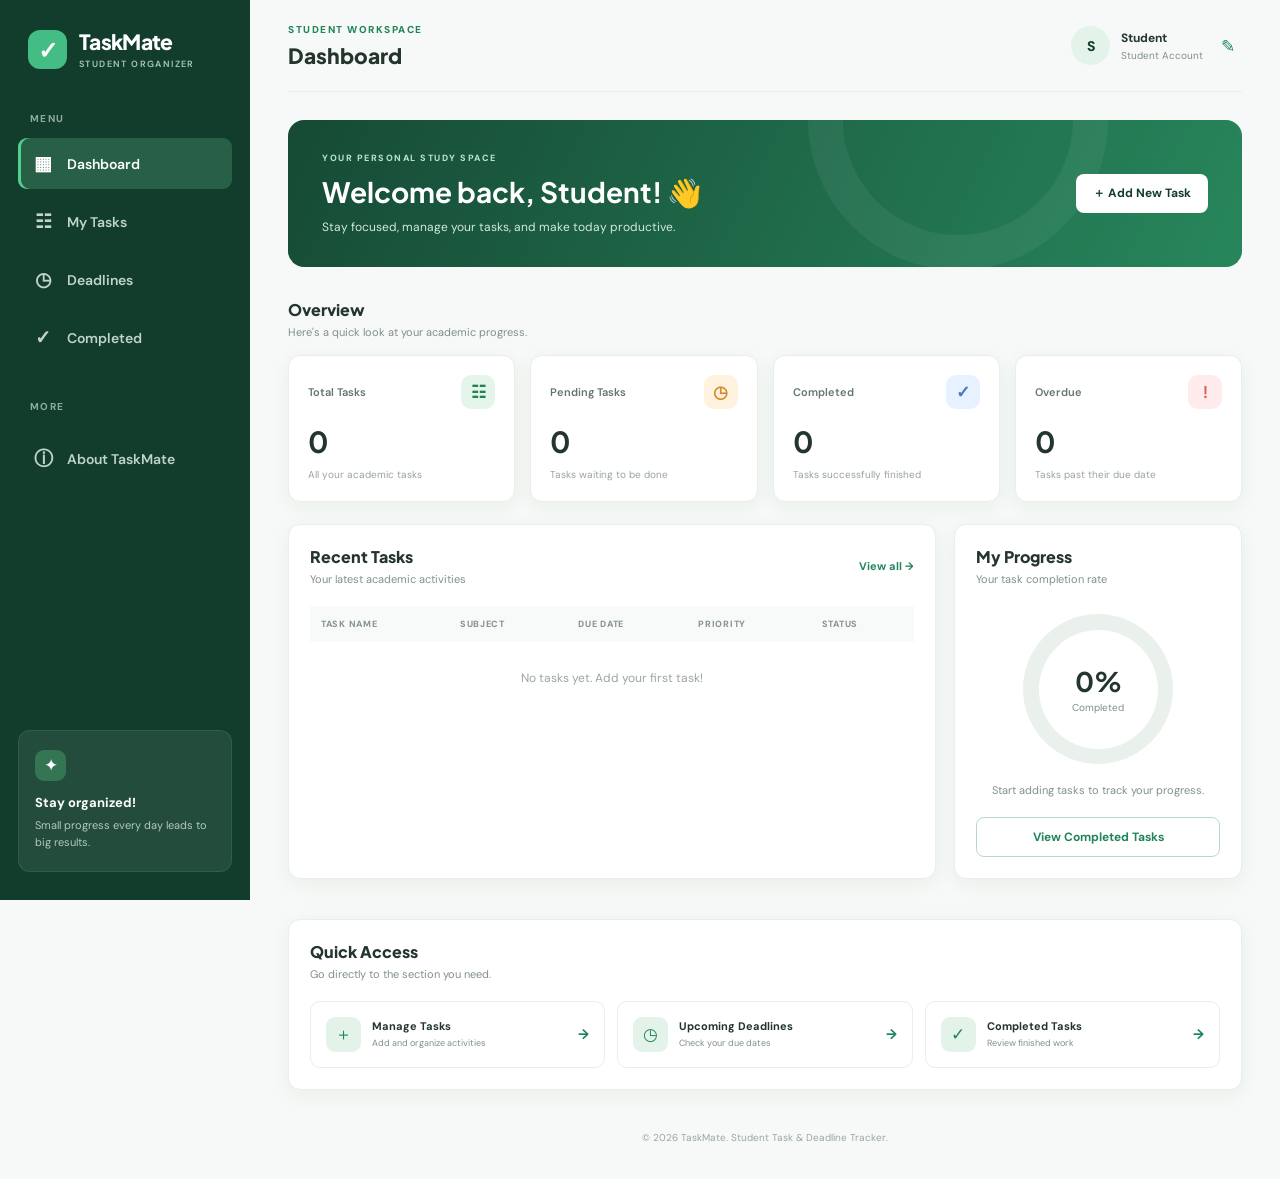
<file: index.html>
<!DOCTYPE html>
<html lang="en">
<head>
  <meta charset="UTF-8">
  <meta name="viewport" content="width=device-width, initial-scale=1.0">
  <title>TaskMate | Dashboard</title>
 <link rel="stylesheet" href="./style.css">
<script src="./script.js" defer></script>
</head>
<body data-page="dashboard">
  <div class="app">
    <aside class="sidebar">
      <a class="brand" href="index.html"><span class="brand-icon">✓</span><span>TaskMate<small>STUDENT ORGANIZER</small></span></a>
      <p class="nav-label">MENU</p>
      <nav class="nav">
        <a class="nav-link active" href="index.html"><span>▦</span> Dashboard</a>
        <a class="nav-link" href="tasks.html"><span>☷</span> My Tasks</a>
        <a class="nav-link" href="deadlines.html"><span>◷</span> Deadlines</a>
        <a class="nav-link" href="completed.html"><span>✓</span> Completed</a>
        <p class="nav-label">MORE</p>
        <a class="nav-link" href="about.html"><span>ⓘ</span> About TaskMate</a>
      </nav>
      <div class="sidebar-bottom"><div class="help-icon">✦</div><strong>Stay organized!</strong><p>Small progress every day leads to big results.</p></div>
    </aside>

    <main class="main">
      <header class="topbar">
        <div><p class="eyebrow">STUDENT WORKSPACE</p><h2>Dashboard</h2></div>
        <div class="profile"><div class="avatar">S</div><div><strong class="student-name">Student</strong><small>Student Account</small></div><button class="icon-button" id="editName" title="Edit name">✎</button></div>
      </header>

      <section class="welcome">
        <div><p class="welcome-label">YOUR PERSONAL STUDY SPACE</p><h1>Welcome back, <span class="student-name">Student</span>! 👋</h1><p>Stay focused, manage your tasks, and make today productive.</p></div>
        <a class="btn btn-light" href="tasks.html">＋ Add New Task</a>
      </section>

      <section class="section-heading"><div><h2>Overview</h2><p>Here's a quick look at your academic progress.</p></div></section>
      <section class="stats-grid">
        <article class="stat-card"><div class="stat-top"><span>Total Tasks</span><span class="stat-icon green">☷</span></div><strong id="totalTasks">0</strong><small>All your academic tasks</small></article>
        <article class="stat-card"><div class="stat-top"><span>Pending Tasks</span><span class="stat-icon orange">◷</span></div><strong id="pendingTasks">0</strong><small>Tasks waiting to be done</small></article>
        <article class="stat-card"><div class="stat-top"><span>Completed</span><span class="stat-icon blue">✓</span></div><strong id="completedTasks">0</strong><small>Tasks successfully finished</small></article>
        <article class="stat-card"><div class="stat-top"><span>Overdue</span><span class="stat-icon red">!</span></div><strong id="overdueTasks">0</strong><small>Tasks past their due date</small></article>
      </section>

      <section class="content-grid">
        <article class="panel">
          <div class="panel-heading"><div><h2>Recent Tasks</h2><p>Your latest academic activities</p></div><a href="tasks.html" class="text-link">View all →</a></div>
          <div class="table-wrap"><table><thead><tr><th>Task Name</th><th>Subject</th><th>Due Date</th><th>Priority</th><th>Status</th></tr></thead><tbody id="dashboardTasks"><tr><td colspan="5" class="empty">No tasks yet. Add your first task!</td></tr></tbody></table></div>
        </article>
        <article class="panel progress-panel">
          <div class="panel-heading"><div><h2>My Progress</h2><p>Your task completion rate</p></div></div>
          <div class="progress-ring" id="progressRing"><div><strong id="progressPercent">0%</strong><small>Completed</small></div></div>
          <p class="progress-caption" id="progressCaption">Start adding tasks to track your progress.</p>
          <a href="completed.html" class="btn btn-outline full-width">View Completed Tasks</a>
        </article>
      </section>

      <section class="panel quick-panel"><div class="panel-heading"><div><h2>Quick Access</h2><p>Go directly to the section you need.</p></div></div><div class="quick-links"><a href="tasks.html"><span>＋</span><div><strong>Manage Tasks</strong><small>Add and organize activities</small></div><b>→</b></a><a href="deadlines.html"><span>◷</span><div><strong>Upcoming Deadlines</strong><small>Check your due dates</small></div><b>→</b></a><a href="completed.html"><span>✓</span><div><strong>Completed Tasks</strong><small>Review finished work</small></div><b>→</b></a></div></section>
      <footer>© 2026 TaskMate. Student Task & Deadline Tracker.</footer>
    </main>
  </div>
</body>
</html>
</file>
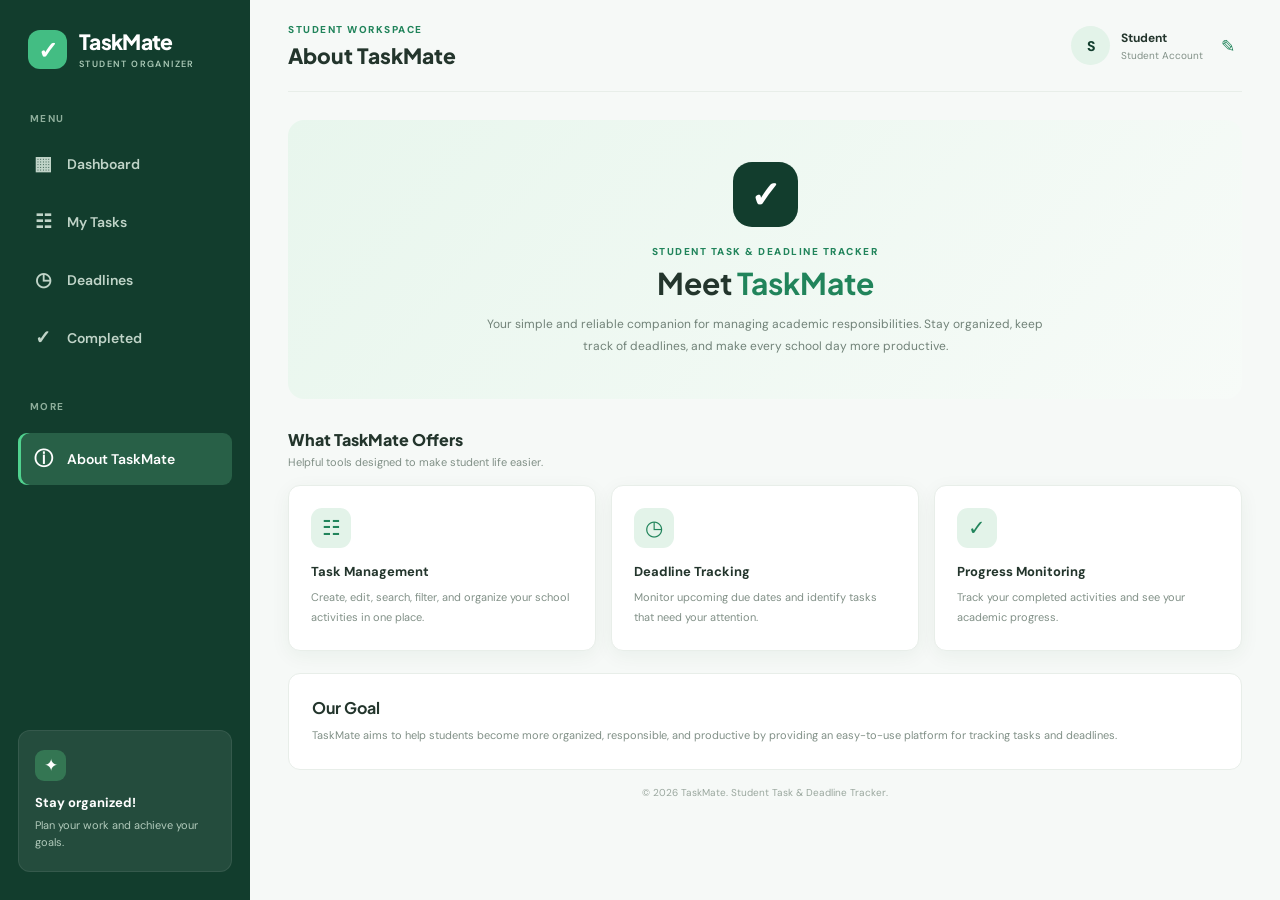
<file: about.html>
<!DOCTYPE html>
<html lang="en">
<head>
  <meta charset="UTF-8">
  <meta name="viewport" content="width=device-width, initial-scale=1.0">
  <title>TaskMate | About</title>
  <link rel="stylesheet" href="style.css">
  <script src="script.js" defer></script>
</head>
<body data-page="about">
  <div class="app">
    <aside class="sidebar">
      <a class="brand" href="index.html"><span class="brand-icon">✓</span><span>TaskMate<small>STUDENT ORGANIZER</small></span></a>
      <p class="nav-label">MENU</p>
      <nav class="nav">
        <a class="nav-link" href="index.html"><span>▦</span> Dashboard</a>
        <a class="nav-link" href="tasks.html"><span>☷</span> My Tasks</a>
        <a class="nav-link" href="deadlines.html"><span>◷</span> Deadlines</a>
        <a class="nav-link" href="completed.html"><span>✓</span> Completed</a>
        <p class="nav-label">MORE</p>
        <a class="nav-link active" href="about.html"><span>ⓘ</span> About TaskMate</a>
      </nav>
      <div class="sidebar-bottom"><div class="help-icon">✦</div><strong>Stay organized!</strong><p>Plan your work and achieve your goals.</p></div>
    </aside>
    <main class="main">
      <header class="topbar"><div><p class="eyebrow">STUDENT WORKSPACE</p><h2>About TaskMate</h2></div><div class="profile"><div class="avatar">S</div><div><strong class="student-name">Student</strong><small>Student Account</small></div><button class="icon-button" id="editName" title="Edit name">✎</button></div></header>
      <section class="about-hero"><div class="about-logo">✓</div><p class="eyebrow">STUDENT TASK & DEADLINE TRACKER</p><h1>Meet <span>TaskMate</span></h1><p>Your simple and reliable companion for managing academic responsibilities. Stay organized, keep track of deadlines, and make every school day more productive.</p></section>
      <section class="section-heading"><div><h2>What TaskMate Offers</h2><p>Helpful tools designed to make student life easier.</p></div></section>
      <section class="feature-grid">
        <article class="feature-card"><span class="feature-icon">☷</span><h3>Task Management</h3><p>Create, edit, search, filter, and organize your school activities in one place.</p></article>
        <article class="feature-card"><span class="feature-icon">◷</span><h3>Deadline Tracking</h3><p>Monitor upcoming due dates and identify tasks that need your attention.</p></article>
        <article class="feature-card"><span class="feature-icon">✓</span><h3>Progress Monitoring</h3><p>Track your completed activities and see your academic progress.</p></article>
      </section>
      <section class="mission-panel"><h2>Our Goal</h2><p>TaskMate aims to help students become more organized, responsible, and productive by providing an easy-to-use platform for tracking tasks and deadlines.</p></section>
      <footer>© 2026 TaskMate. Student Task & Deadline Tracker.</footer>
    </main>
  </div>
</body>
</html>
</file>
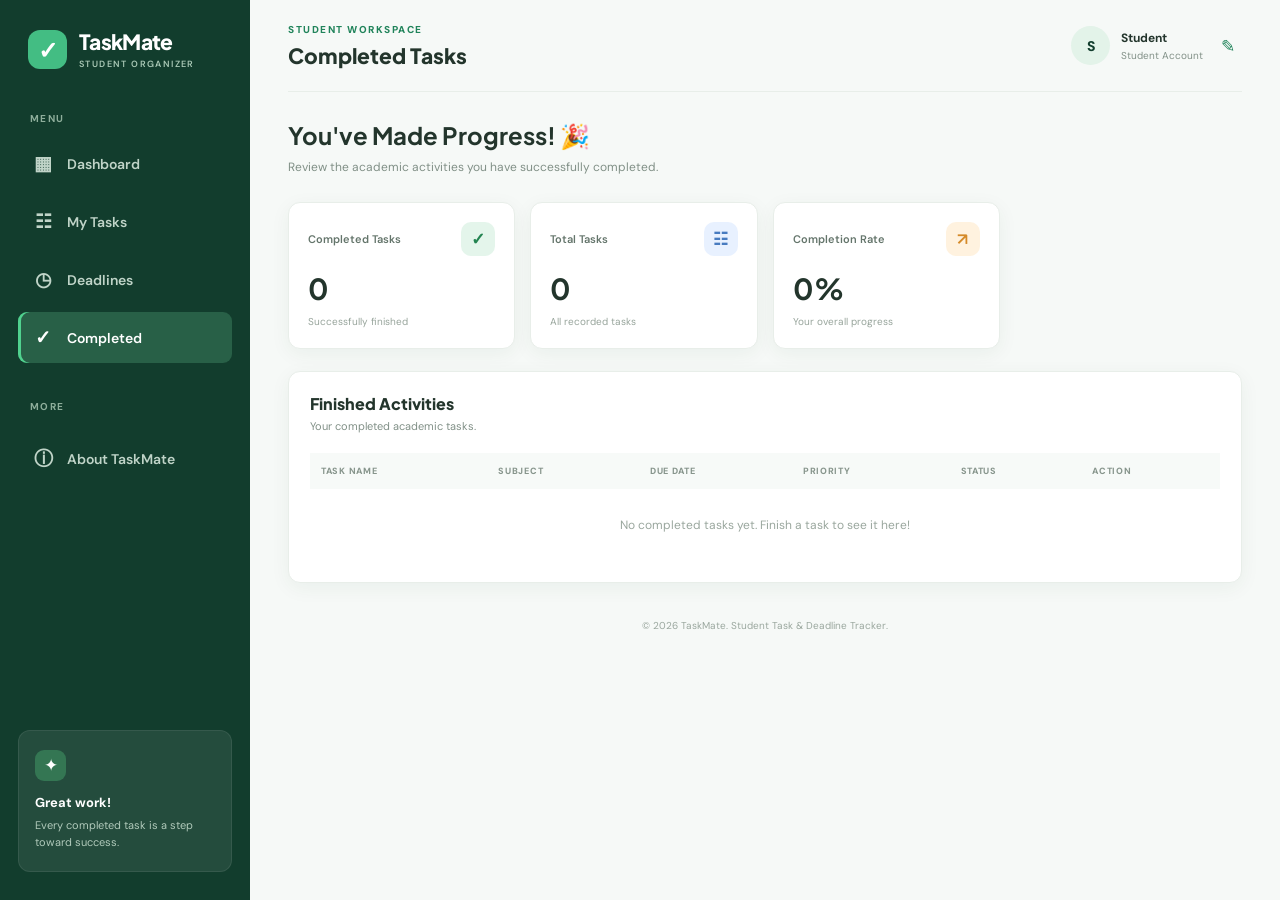
<file: completed.html>
<!DOCTYPE html>
<html lang="en">
<head>
  <meta charset="UTF-8">
  <meta name="viewport" content="width=device-width, initial-scale=1.0">
  <title>TaskMate | Completed Tasks</title>
  <link rel="stylesheet" href="style.css">
  <script src="script.js" defer></script>
</head>
<body data-page="completed">
  <div class="app">
    <aside class="sidebar">
      <a class="brand" href="index.html"><span class="brand-icon">✓</span><span>TaskMate<small>STUDENT ORGANIZER</small></span></a>
      <p class="nav-label">MENU</p>
      <nav class="nav">
        <a class="nav-link" href="index.html"><span>▦</span> Dashboard</a>
        <a class="nav-link" href="tasks.html"><span>☷</span> My Tasks</a>
        <a class="nav-link" href="deadlines.html"><span>◷</span> Deadlines</a>
        <a class="nav-link active" href="completed.html"><span>✓</span> Completed</a>
        <p class="nav-label">MORE</p>
        <a class="nav-link" href="about.html"><span>ⓘ</span> About TaskMate</a>
      </nav>
      <div class="sidebar-bottom"><div class="help-icon">✦</div><strong>Great work!</strong><p>Every completed task is a step toward success.</p></div>
    </aside>
    <main class="main">
      <header class="topbar"><div><p class="eyebrow">STUDENT WORKSPACE</p><h2>Completed Tasks</h2></div><div class="profile"><div class="avatar">S</div><div><strong class="student-name">Student</strong><small>Student Account</small></div><button class="icon-button" id="editName" title="Edit name">✎</button></div></header>
      <section class="page-intro"><div><h1>You've Made Progress! 🎉</h1><p>Review the academic activities you have successfully completed.</p></div></section>
      <section class="stats-grid">
        <article class="stat-card"><div class="stat-top"><span>Completed Tasks</span><span class="stat-icon green">✓</span></div><strong id="completedTotal">0</strong><small>Successfully finished</small></article>
        <article class="stat-card"><div class="stat-top"><span>Total Tasks</span><span class="stat-icon blue">☷</span></div><strong id="allTotal">0</strong><small>All recorded tasks</small></article>
        <article class="stat-card"><div class="stat-top"><span>Completion Rate</span><span class="stat-icon orange">↗</span></div><strong id="completedRate">0%</strong><small>Your overall progress</small></article>
      </section>
      <section class="panel"><div class="panel-heading"><div><h2>Finished Activities</h2><p>Your completed academic tasks.</p></div></div><div class="table-wrap"><table><thead><tr><th>Task Name</th><th>Subject</th><th>Due Date</th><th>Priority</th><th>Status</th><th>Action</th></tr></thead><tbody id="completedTable"><tr><td colspan="6" class="empty">No completed tasks yet.</td></tr></tbody></table></div></section>
      <footer>© 2026 TaskMate. Student Task & Deadline Tracker.</footer>
    </main>
  </div>
</body>
</html>
</file>
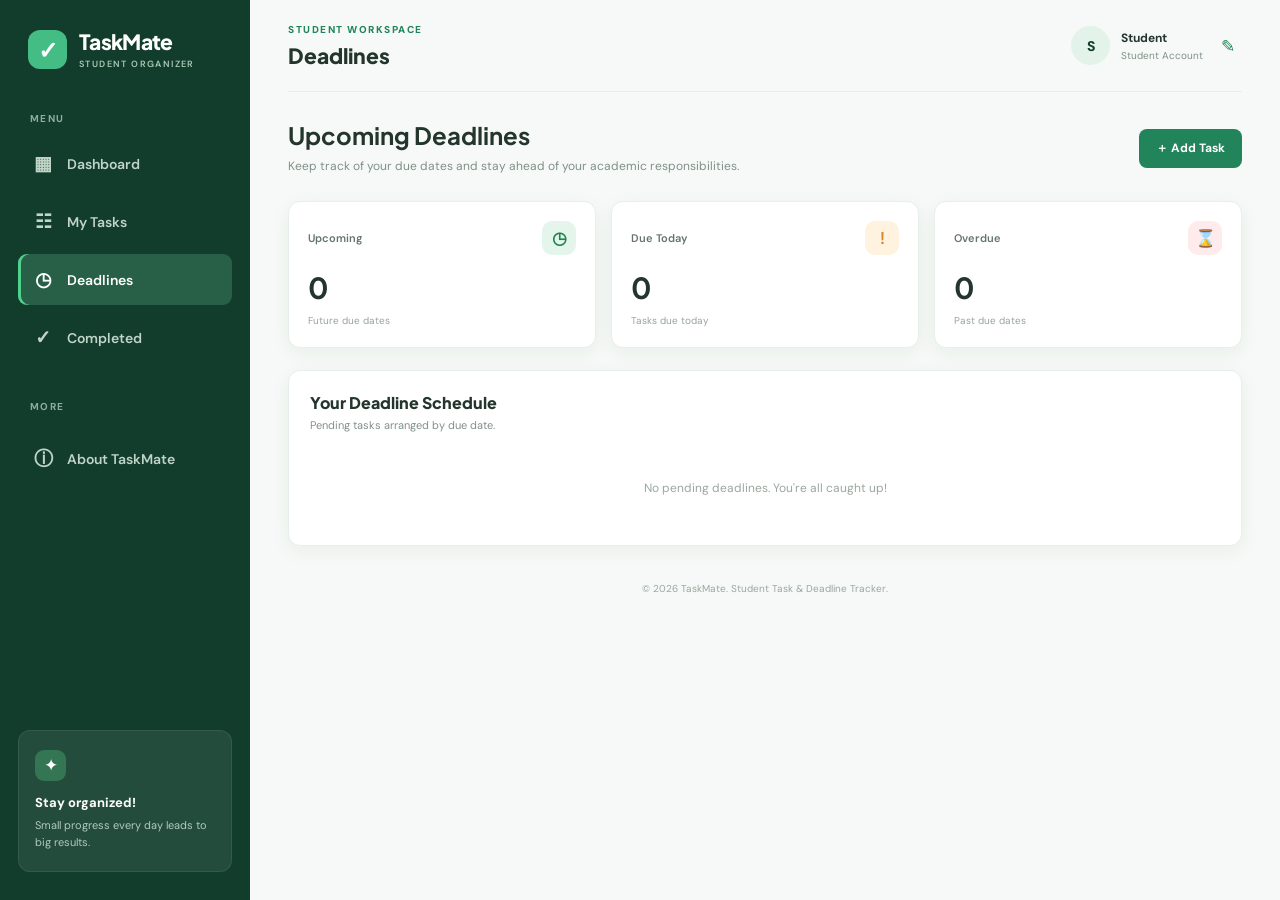
<file: deadlines.html>
<!DOCTYPE html>
<html lang="en">
<head>
  <meta charset="UTF-8">
  <meta name="viewport" content="width=device-width, initial-scale=1.0">
  <title>TaskMate | Deadlines</title>
  <link rel="stylesheet" href="style.css">
  <script src="script.js" defer></script>
</head>
<body data-page="deadlines">
  <div class="app">
    <aside class="sidebar">
      <a class="brand" href="index.html"><span class="brand-icon">✓</span><span>TaskMate<small>STUDENT ORGANIZER</small></span></a>
      <p class="nav-label">MENU</p>
      <nav class="nav">
        <a class="nav-link" href="index.html"><span>▦</span> Dashboard</a>
        <a class="nav-link" href="tasks.html"><span>☷</span> My Tasks</a>
        <a class="nav-link active" href="deadlines.html"><span>◷</span> Deadlines</a>
        <a class="nav-link" href="completed.html"><span>✓</span> Completed</a>
        <p class="nav-label">MORE</p>
        <a class="nav-link" href="about.html"><span>ⓘ</span> About TaskMate</a>
      </nav>
      <div class="sidebar-bottom"><div class="help-icon">✦</div><strong>Stay organized!</strong><p>Small progress every day leads to big results.</p></div>
    </aside>
    <main class="main">
      <header class="topbar"><div><p class="eyebrow">STUDENT WORKSPACE</p><h2>Deadlines</h2></div><div class="profile"><div class="avatar">S</div><div><strong class="student-name">Student</strong><small>Student Account</small></div><button class="icon-button" id="editName" title="Edit name">✎</button></div></header>
      <section class="page-intro"><div><h1>Upcoming Deadlines</h1><p>Keep track of your due dates and stay ahead of your academic responsibilities.</p></div><a href="tasks.html" class="btn btn-primary">＋ Add Task</a></section>
      <section class="stats-grid three-stats">
        <article class="stat-card"><div class="stat-top"><span>Upcoming</span><span class="stat-icon green">◷</span></div><strong id="upcomingCount">0</strong><small>Future due dates</small></article>
        <article class="stat-card"><div class="stat-top"><span>Due Today</span><span class="stat-icon orange">!</span></div><strong id="todayCount">0</strong><small>Tasks due today</small></article>
        <article class="stat-card"><div class="stat-top"><span>Overdue</span><span class="stat-icon red">⌛</span></div><strong id="deadlineOverdue">0</strong><small>Past due dates</small></article>
      </section>
      <section class="panel"><div class="panel-heading"><div><h2>Your Deadline Schedule</h2><p>Pending tasks arranged by due date.</p></div></div><div id="deadlineList" class="deadline-list"><p class="empty">No upcoming deadlines.</p></div></section>
      <footer>© 2026 TaskMate. Student Task & Deadline Tracker.</footer>
    </main>
  </div>
</body>
</html>
</file>
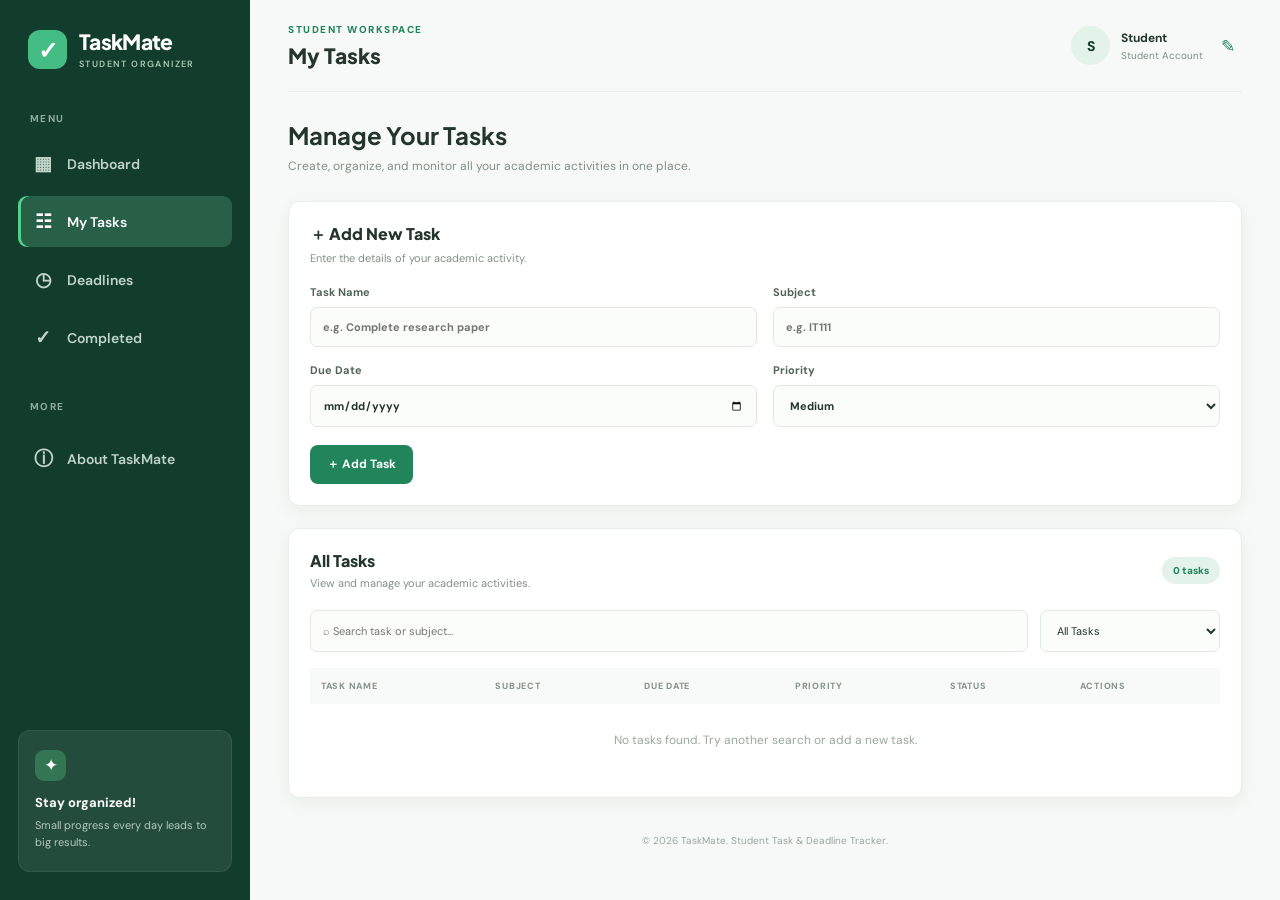
<file: tasks.html>
<!DOCTYPE html>
<html lang="en">
<head>
  <meta charset="UTF-8">
  <meta name="viewport" content="width=device-width, initial-scale=1.0">
  <title>TaskMate | My Tasks</title>
  <link rel="stylesheet" href="style.css">
  <script src="script.js" defer></script>
</head>
<body data-page="tasks">
  <div class="app">
    <aside class="sidebar">
      <a class="brand" href="index.html"><span class="brand-icon">✓</span><span>TaskMate<small>STUDENT ORGANIZER</small></span></a>
      <p class="nav-label">MENU</p>
      <nav class="nav">
        <a class="nav-link" href="index.html"><span>▦</span> Dashboard</a>
        <a class="nav-link active" href="tasks.html"><span>☷</span> My Tasks</a>
        <a class="nav-link" href="deadlines.html"><span>◷</span> Deadlines</a>
        <a class="nav-link" href="completed.html"><span>✓</span> Completed</a>
        <p class="nav-label">MORE</p>
        <a class="nav-link" href="about.html"><span>ⓘ</span> About TaskMate</a>
      </nav>
      <div class="sidebar-bottom"><div class="help-icon">✦</div><strong>Stay organized!</strong><p>Small progress every day leads to big results.</p></div>
    </aside>
    <main class="main">
      <header class="topbar"><div><p class="eyebrow">STUDENT WORKSPACE</p><h2>My Tasks</h2></div><div class="profile"><div class="avatar">S</div><div><strong class="student-name">Student</strong><small>Student Account</small></div><button class="icon-button" id="editName" title="Edit name">✎</button></div></header>
      <section class="page-intro"><div><h1>Manage Your Tasks</h1><p>Create, organize, and monitor all your academic activities in one place.</p></div></section>

      <section class="panel form-panel">
        <div class="panel-heading"><div><h2 id="formTitle">＋ Add New Task</h2><p>Enter the details of your academic activity.</p></div></div>
        <form id="taskForm">
          <input type="hidden" id="taskId">
          <div class="form-grid">
            <label>Task Name<input type="text" id="taskName" placeholder="e.g. Complete research paper" required></label>
            <label>Subject<input type="text" id="taskSubject" placeholder="e.g. IT111" required></label>
            <label>Due Date<input type="date" id="taskDate" required></label>
            <label>Priority<select id="taskPriority" required><option value="Medium">Medium</option><option value="High">High</option><option value="Low">Low</option></select></label>
          </div>
          <div class="form-actions"><button type="submit" class="btn btn-primary" id="submitTask">＋ Add Task</button><button type="button" class="btn btn-muted hidden" id="cancelEdit">Cancel</button></div>
        </form>
      </section>

      <section class="panel">
        <div class="panel-heading"><div><h2>All Tasks</h2><p>View and manage your academic activities.</p></div><span class="count-pill" id="taskCount">0 tasks</span></div>
        <div class="toolbar"><input type="search" id="taskSearch" placeholder="⌕ Search task or subject..."><select id="taskFilter"><option value="All">All Tasks</option><option value="Pending">Pending</option><option value="Completed">Completed</option><option value="Overdue">Overdue</option></select></div>
        <div class="table-wrap"><table><thead><tr><th>Task Name</th><th>Subject</th><th>Due Date</th><th>Priority</th><th>Status</th><th>Actions</th></tr></thead><tbody id="taskTable"><tr><td colspan="6" class="empty">No tasks found.</td></tr></tbody></table></div>
      </section>
      <footer>© 2026 TaskMate. Student Task & Deadline Tracker.</footer>
    </main>
  </div>
</body>
</html>
</file>
<file: style.css>
@import url('https://fonts.googleapis.com/css2?family=DM+Sans:wght@400;500;600;700;800&family=Plus+Jakarta+Sans:wght@600;700;800&display=swap');

:root {
  --forest: #123d2d;
  --forest-light: #1b5941;
  --emerald: #21845b;
  --green: #2ca875;
  --mint: #e3f3e9;
  --mint-light: #f0f8f3;
  --text: #23352c;
  --muted: #819087;
  --line: #e8eee9;
  --white: #ffffff;
  --background: #f6f9f7;
  --shadow: 0 5px 20px rgba(25, 65, 45, .055);
}

* {
  margin: 0;
  padding: 0;
  box-sizing: border-box;
}

body {
  font-family: 'DM Sans', sans-serif;
  color: var(--text);
  background: var(--background);
  font-size: 14px;
}

a {
  color: inherit;
  text-decoration: none;
}

button, input, select {
  font: inherit;
}

button {
  cursor: pointer;
}

.app {
  min-height: 100vh;
}

.sidebar {
  width: 250px;
  height: 100vh;
  position: fixed;
  left: 0;
  top: 0;
  background: var(--forest);
  color: white;
  padding: 28px 18px;
  display: flex;
  flex-direction: column;
  z-index: 10;
}

.brand {
  display: flex;
  align-items: center;
  gap: 12px;
  padding: 0 10px;
  font-family: 'Plus Jakarta Sans', sans-serif;
  font-size: 21px;
  font-weight: 800;
  letter-spacing: -.7px;
}

.brand-icon {
  width: 39px;
  height: 39px;
  border-radius: 12px;
  background: #43bd83;
  color: white;
  display: grid;
  place-items: center;
  font-size: 24px;
}

.brand small {
  display: block;
  color: #a9c8b5;
  font-family: 'DM Sans', sans-serif;
  font-size: 9px;
  letter-spacing: 1.4px;
  font-weight: 600;
  margin-top: 3px;
}

.nav-label {
  color: #8eae9b;
  font-size: 10px;
  font-weight: 700;
  letter-spacing: 1.4px;
  padding: 0 12px;
  margin: 42px 0 13px;
}

.nav {
  display: flex;
  flex-direction: column;
  gap: 7px;
}

.nav-link {
  display: flex;
  align-items: center;
  gap: 13px;
  color: #c0d4c8;
  padding: 13px 14px;
  border-radius: 9px;
  font-weight: 600;
  transition: .2s;
}

.nav-link span {
  font-size: 19px;
  width: 22px;
  text-align: center;
}

.nav-link:hover,
.nav-link.active {
  color: white;
  background: #286047;
}

.nav-link.active {
  box-shadow: inset 3px 0 #50d28f;
}

.nav .nav-label {
  margin-top: 30px;
}

.sidebar-bottom {
  margin-top: auto;
  padding: 19px 16px;
  background: rgba(255,255,255,.08);
  border: 1px solid rgba(255,255,255,.08);
  border-radius: 12px;
}

.help-icon {
  width: 31px;
  height: 31px;
  border-radius: 9px;
  display: grid;
  place-items: center;
  background: #347653;
  margin-bottom: 12px;
  font-size: 17px;
}

.sidebar-bottom strong {
  font-size: 13px;
}

.sidebar-bottom p {
  color: #b1cabb;
  font-size: 11px;
  line-height: 1.6;
  margin-top: 6px;
}

.main {
  margin-left: 250px;
  padding: 0 38px 30px;
  max-width: 1800px;
}

.topbar {
  min-height: 92px;
  display: flex;
  align-items: center;
  justify-content: space-between;
  border-bottom: 1px solid var(--line);
  margin-bottom: 28px;
}

.eyebrow {
  color: var(--emerald);
  font-size: 10px;
  letter-spacing: 1.5px;
  font-weight: 800;
  margin-bottom: 6px;
}

.topbar h2 {
  font-family: 'Plus Jakarta Sans', sans-serif;
  font-size: 21px;
  font-weight: 800;
}

.profile {
  display: flex;
  align-items: center;
  gap: 11px;
}

.avatar {
  width: 39px;
  height: 39px;
  display: grid;
  place-items: center;
  background: var(--mint);
  color: var(--forest);
  font-weight: 800;
  border-radius: 50%;
}

.profile strong,
.profile small {
  display: block;
}

.profile strong {
  font-size: 12px;
}

.profile small {
  color: var(--muted);
  font-size: 10px;
  margin-top: 3px;
}

.icon-button {
  border: 0;
  background: transparent;
  color: var(--emerald);
  font-size: 17px;
  padding: 7px;
  border-radius: 7px;
}

.icon-button:hover {
  background: var(--mint);
}

.welcome {
  background: linear-gradient(115deg, #164a35, #27865c);
  color: white;
  border-radius: 16px;
  padding: 32px 34px;
  display: flex;
  justify-content: space-between;
  align-items: center;
  gap: 20px;
  margin-bottom: 32px;
  overflow: hidden;
  position: relative;
}

.welcome::after {
  content: "";
  width: 230px;
  height: 230px;
  position: absolute;
  right: 14%;
  top: -150px;
  border: 35px solid rgba(255,255,255,.055);
  border-radius: 50%;
}

.welcome-label {
  color: #b8e3ca;
  letter-spacing: 1.5px;
  font-size: 9px;
  font-weight: 800;
  margin-bottom: 10px;
}

.welcome h1 {
  font-family: 'Plus Jakarta Sans', sans-serif;
  font-size: clamp(21px, 3vw, 28px);
  margin-bottom: 9px;
}

.welcome p:not(.welcome-label) {
  color: #d4e9dc;
  font-size: 12px;
}

.btn {
  border: 0;
  border-radius: 8px;
  padding: 11px 17px;
  display: inline-flex;
  justify-content: center;
  align-items: center;
  gap: 7px;
  font-size: 12px;
  font-weight: 700;
  transition: .2s;
  white-space: nowrap;
}

.btn:hover {
  transform: translateY(-1px);
}

.btn-light {
  color: var(--forest);
  background: white;
  position: relative;
  z-index: 1;
}

.btn-primary {
  color: white;
  background: var(--emerald);
}

.btn-primary:hover {
  background: var(--forest-light);
}

.btn-outline {
  color: var(--emerald);
  background: white;
  border: 1px solid #b9d9c5;
}

.btn-muted {
  color: #596b60;
  background: #edf1ee;
}

.full-width {
  width: 100%;
}

.section-heading {
  display: flex;
  justify-content: space-between;
  align-items: center;
  margin-bottom: 16px;
}

.section-heading h2,
.panel-heading h2 {
  font-family: 'Plus Jakarta Sans', sans-serif;
  font-size: 16px;
  font-weight: 800;
}

.section-heading p,
.panel-heading p {
  color: var(--muted);
  font-size: 11px;
  margin-top: 5px;
}

.stats-grid {
  display: grid;
  grid-template-columns: repeat(4, minmax(0, 1fr));
  gap: 15px;
  margin-bottom: 22px;
}

.stat-card {
  background: white;
  padding: 19px;
  border: 1px solid var(--line);
  border-radius: 12px;
  box-shadow: var(--shadow);
}

.stat-top {
  display: flex;
  justify-content: space-between;
  align-items: center;
  color: #64756b;
  font-size: 11px;
  font-weight: 600;
}

.stat-card > strong {
  display: block;
  font-family: 'Plus Jakarta Sans', sans-serif;
  font-size: 29px;
  margin: 14px 0 5px;
}

.stat-card > small {
  color: #97a49b;
  font-size: 10px;
}

.stat-icon {
  width: 34px;
  height: 34px;
  border-radius: 10px;
  display: grid;
  place-items: center;
  font-size: 17px;
}

.green { background: #e4f5eb; color: #238451; }
.orange { background: #fff2df; color: #d58a29; }
.blue { background: #e8f1ff; color: #477bc0; }
.red { background: #ffebeb; color: #d65d5d; }

.content-grid {
  display: grid;
  grid-template-columns: minmax(0, 1.8fr) minmax(230px, .8fr);
  gap: 18px;
  margin-bottom: 20px;
}

.panel {
  background: white;
  border: 1px solid var(--line);
  border-radius: 12px;
  padding: 21px;
  box-shadow: var(--shadow);
  margin-bottom: 20px;
  min-width: 0;
}

.panel-heading {
  display: flex;
  justify-content: space-between;
  align-items: center;
  gap: 12px;
  margin-bottom: 20px;
}

.text-link {
  color: var(--emerald);
  font-weight: 700;
  font-size: 11px;
}

.table-wrap {
  width: 100%;
  overflow-x: auto;
}

table {
  border-collapse: collapse;
  width: 100%;
  min-width: 600px;
  text-align: left;
}

th {
  background: #f7faf8;
  color: #87958c;
  font-size: 9px;
  text-transform: uppercase;
  letter-spacing: .7px;
  font-weight: 800;
  padding: 12px 11px;
}

td {
  border-bottom: 1px solid #edf1ee;
  padding: 14px 11px;
  color: #617167;
  font-size: 11px;
}

td strong {
  color: #30463a;
  font-size: 11px;
}

tbody tr:last-child td {
  border-bottom: 0;
}

.empty {
  text-align: center;
  color: #9aa79e;
  padding: 28px 12px !important;
  font-size: 12px;
}

.badge {
  display: inline-block;
  padding: 5px 9px;
  border-radius: 20px;
  font-size: 9px;
  font-weight: 800;
  white-space: nowrap;
}

.priority-high { background: #ffebeb; color: #c75050; }
.priority-medium { background: #fff4df; color: #b47a22; }
.priority-low { background: #e8f4ff; color: #477db4; }
.status-pending { background: #fff3df; color: #b47a22; }
.status-completed { background: #e3f5e9; color: #26804b; }
.status-overdue { background: #ffebeb; color: #c75050; }

.progress-panel {
  display: flex;
  flex-direction: column;
}

.progress-ring {
  --progress: 0%;
  width: 150px;
  height: 150px;
  margin: 8px auto 18px;
  border-radius: 50%;
  background: conic-gradient(#2ca875 var(--progress), #eaf1ec var(--progress));
  display: grid;
  place-items: center;
  position: relative;
}

.progress-ring::before {
  content: "";
  position: absolute;
  width: 119px;
  height: 119px;
  border-radius: 50%;
  background: white;
}

.progress-ring > div {
  position: relative;
  text-align: center;
}

.progress-ring strong,
.progress-ring small {
  display: block;
}

.progress-ring strong {
  font-family: 'Plus Jakarta Sans', sans-serif;
  font-size: 27px;
}

.progress-ring small {
  color: var(--muted);
  font-size: 10px;
  margin-top: 3px;
}

.progress-caption {
  color: var(--muted);
  text-align: center;
  font-size: 11px;
  line-height: 1.6;
  margin-bottom: 17px;
}

.quick-panel {
  margin-bottom: 25px;
}

.quick-links {
  display: grid;
  grid-template-columns: repeat(3, 1fr);
  gap: 12px;
}

.quick-links a {
  border: 1px solid var(--line);
  border-radius: 10px;
  padding: 15px;
  display: flex;
  align-items: center;
  gap: 11px;
  transition: .2s;
}

.quick-links a:hover {
  border-color: #acd4bb;
  background: var(--mint-light);
}

.quick-links a > span {
  width: 35px;
  height: 35px;
  display: grid;
  place-items: center;
  border-radius: 9px;
  background: var(--mint);
  color: var(--emerald);
  font-size: 17px;
}

.quick-links strong,
.quick-links small {
  display: block;
}

.quick-links strong {
  font-size: 11px;
}

.quick-links small {
  color: var(--muted);
  font-size: 9px;
  margin-top: 4px;
}

.quick-links b {
  margin-left: auto;
  color: var(--emerald);
}

footer {
  color: #9aa79e;
  font-size: 10px;
  text-align: center;
  padding: 16px 0 5px;
}

/* Inner pages */

.page-intro {
  display: flex;
  align-items: center;
  justify-content: space-between;
  gap: 15px;
  margin: 5px 0 25px;
}

.page-intro h1 {
  font-family: 'Plus Jakarta Sans', sans-serif;
  font-size: 24px;
  margin-bottom: 7px;
}

.page-intro p {
  color: var(--muted);
  font-size: 12px;
  line-height: 1.6;
}

.form-panel {
  margin-bottom: 22px;
}

.form-grid {
  display: grid;
  grid-template-columns: repeat(2, 1fr);
  gap: 16px;
}

.form-grid label {
  display: flex;
  flex-direction: column;
  gap: 8px;
  color: #52645a;
  font-size: 11px;
  font-weight: 700;
}

.form-grid input,
.form-grid select,
.toolbar input,
.toolbar select {
  width: 100%;
  min-width: 0;
  padding: 12px;
  border: 1px solid #e1e9e3;
  background: #fbfdfb;
  border-radius: 7px;
  outline: none;
  color: var(--text);
  font-size: 11px;
}

.form-grid input:focus,
.form-grid select:focus,
.toolbar input:focus,
.toolbar select:focus {
  border-color: var(--green);
  box-shadow: 0 0 0 3px rgba(44,168,117,.09);
}

.form-actions {
  display: flex;
  gap: 9px;
  margin-top: 18px;
}

.hidden {
  display: none !important;
}

.toolbar {
  display: flex;
  gap: 12px;
  margin-bottom: 16px;
}

.toolbar input {
  flex: 1;
}

.toolbar select {
  max-width: 180px;
}

.action-buttons {
  display: flex;
  gap: 5px;
}

.action-btn {
  width: 27px;
  height: 27px;
  border: 0;
  border-radius: 6px;
  font-weight: 800;
  background: #f0f5f1;
  color: #4d6857;
}

.action-btn:hover {
  filter: brightness(.95);
}

.complete-btn { background: #e3f5e9; color: #23804b; }
.undo-btn { background: #fff3df; color: #b47a22; }
.edit-btn { background: #eaf1ff; color: #477bc0; }
.delete-btn { background: #ffebeb; color: #c75050; }

.count-pill {
  color: var(--emerald);
  background: var(--mint);
  padding: 7px 11px;
  border-radius: 20px;
  font-size: 10px;
  font-weight: 800;
}

.three-stats {
  grid-template-columns: repeat(3, 1fr);
}

.deadline-list {
  display: flex;
  flex-direction: column;
}

.deadline-item {
  display: flex;
  align-items: center;
  gap: 15px;
  padding: 15px 0;
  border-bottom: 1px solid var(--line);
}

.deadline-item:last-child {
  border-bottom: 0;
}

.deadline-date {
  width: 49px;
  height: 53px;
  flex-shrink: 0;
  display: flex;
  flex-direction: column;
  justify-content: center;
  align-items: center;
  border-radius: 9px;
  background: var(--mint-light);
  color: var(--emerald);
}

.deadline-date strong {
  font-size: 19px;
  line-height: 1.1;
}

.deadline-date small {
  font-size: 9px;
  font-weight: 700;
  text-transform: uppercase;
}

.deadline-info {
  flex: 1;
  min-width: 0;
}

.deadline-info h3 {
  font-size: 12px;
  margin-bottom: 5px;
  overflow-wrap: anywhere;
}

.deadline-info p {
  color: var(--muted);
  font-size: 10px;
}

.deadline-meta {
  display: flex;
  align-items: center;
  gap: 7px;
  flex-wrap: wrap;
  justify-content: flex-end;
}

.about-hero {
  text-align: center;
  padding: 42px 20px;
  border-radius: 16px;
  background: linear-gradient(130deg, #e8f6ed, #f7fbf8);
  margin-bottom: 30px;
}

.about-logo {
  width: 65px;
  height: 65px;
  display: grid;
  place-items: center;
  margin: 0 auto 18px;
  border-radius: 19px;
  background: var(--forest);
  color: white;
  font-size: 37px;
  font-weight: 800;
}

.about-hero h1 {
  font-family: 'Plus Jakarta Sans', sans-serif;
  font-size: 30px;
  margin-bottom: 12px;
}

.about-hero h1 span {
  color: var(--emerald);
}

.about-hero > p:last-child {
  max-width: 570px;
  margin: auto;
  color: #718278;
  font-size: 12px;
  line-height: 1.8;
}

.feature-grid {
  display: grid;
  grid-template-columns: repeat(3, 1fr);
  gap: 15px;
  margin-bottom: 22px;
}

.feature-card {
  background: white;
  border: 1px solid var(--line);
  padding: 22px;
  border-radius: 12px;
  box-shadow: var(--shadow);
}

.feature-icon {
  width: 40px;
  height: 40px;
  display: grid;
  place-items: center;
  border-radius: 11px;
  color: var(--emerald);
  background: var(--mint);
  font-size: 21px;
  margin-bottom: 15px;
}

.feature-card h3 {
  font-size: 13px;
  margin-bottom: 8px;
}

.feature-card p,
.mission-panel p {
  color: var(--muted);
  font-size: 11px;
  line-height: 1.8;
}

.mission-panel {
  padding: 23px;
  background: white;
  border: 1px solid var(--line);
  border-radius: 12px;
}

.mission-panel h2 {
  font-family: 'Plus Jakarta Sans', sans-serif;
  font-size: 16px;
  margin-bottom: 8px;
}

@media (max-width: 1100px) {
  .main {
    padding-left: 25px;
    padding-right: 25px;
  }

  .stats-grid {
    grid-template-columns: repeat(2, 1fr);
  }

  .content-grid {
    grid-template-columns: 1fr;
  }

  .quick-links {
    grid-template-columns: 1fr;
  }
}

@media (max-width: 700px) {
  .sidebar {
    width: 100%;
    height: auto;
    position: relative;
    padding: 14px;
  }

  .brand {
    padding: 0 5px 12px;
  }

  .sidebar .nav-label,
  .sidebar-bottom {
    display: none;
  }

  .nav {
    flex-direction: row;
    gap: 5px;
    overflow-x: auto;
    padding-top: 8px;
  }

  .nav-link {
    flex: 0 0 auto;
    padding: 10px;
    font-size: 10px;
    gap: 6px;
  }

  .nav-link span {
    width: auto;
    font-size: 14px;
  }

  .main {
    margin-left: 0;
    padding: 0 15px 25px;
  }

  .topbar {
    min-height: 78px;
    margin-bottom: 20px;
  }

  .topbar h2 {
    font-size: 18px;
  }

  .profile {
    gap: 7px;
  }

  .profile small {
    display: none;
  }

  .avatar {
    width: 32px;
    height: 32px;
  }

  .welcome {
    padding: 23px 20px;
    align-items: flex-start;
    flex-direction: column;
  }

  .welcome .btn {
    align-self: flex-start;
  }

  .stats-grid,
  .three-stats {
    grid-template-columns: repeat(2, minmax(0, 1fr));
    gap: 10px;
  }

  .stat-card {
    padding: 14px;
  }

  .stat-card > strong {
    font-size: 24px;
  }

  .panel {
    padding: 15px;
  }

  .form-grid,
  .feature-grid {
    grid-template-columns: 1fr;
  }

  .page-intro {
    align-items: flex-start;
    flex-direction: column;
  }

  .page-intro h1 {
    font-size: 21px;
  }

  .toolbar {
    flex-direction: column;
  }

  .toolbar select {
    max-width: none;
  }

  .deadline-item {
    align-items: flex-start;
    flex-wrap: wrap;
  }

  .deadline-meta {
    width: 100%;
    padding-left: 64px;
    justify-content: flex-start;
  }

  .about-hero {
    padding: 30px 17px;
  }
}

@media (max-width: 390px) {
  .nav-link {
    font-size: 9px;
    padding: 8px;
  }

  .stats-grid,
  .three-stats {
    grid-template-columns: 1fr 1fr;
  }

  .welcome h1 {
    font-size: 21px;
  }
}
</file>
